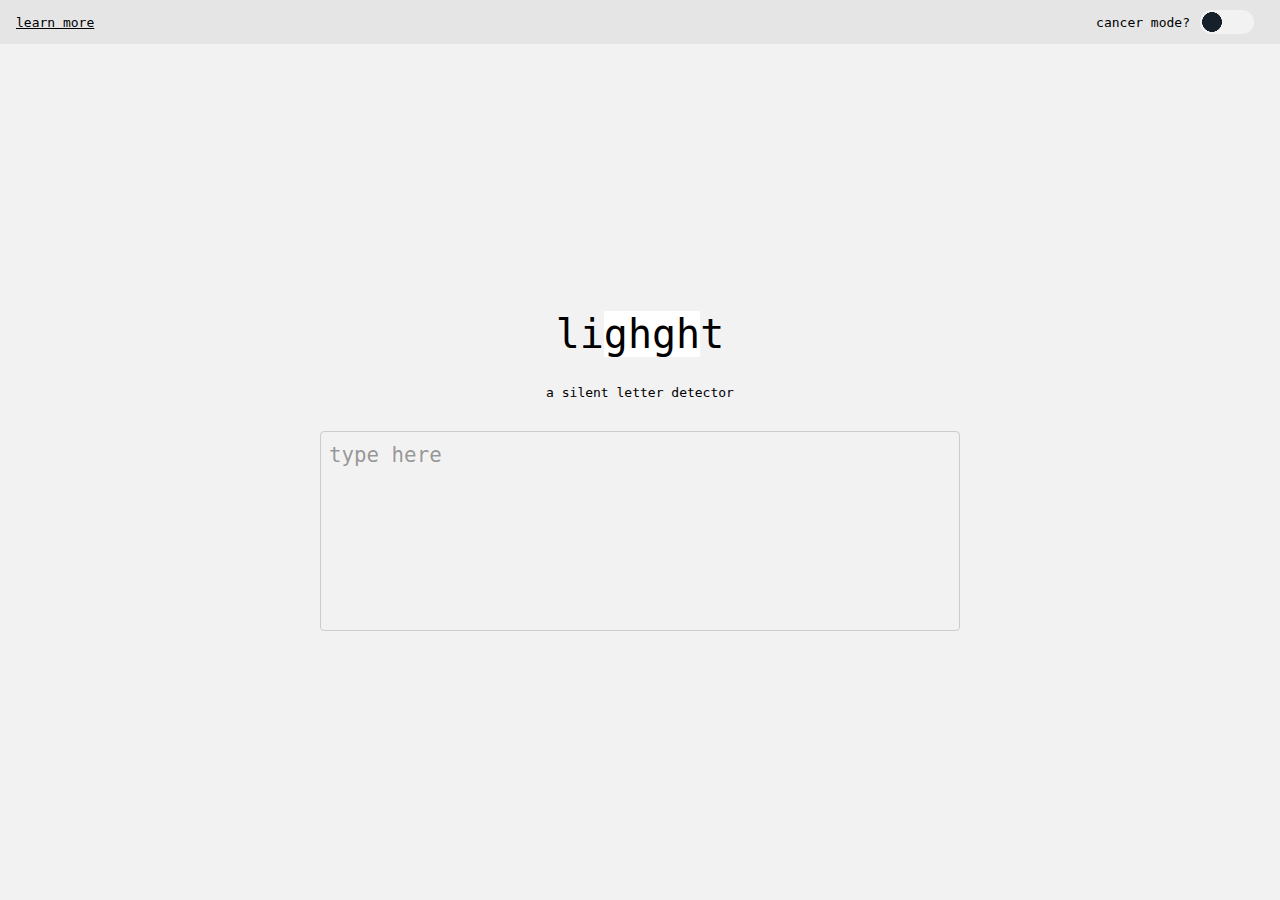
<file: index.html>
<!DOCTYPE html>
<html>
<head>
	<meta charset="utf-8">
	<meta name="viewport" content="width=device-width, initial-scale=1">
	<title>lighght</title>

	<meta name="description" content="A Silent Letter Detector">
	<meta property="og:image" content="[[Insert Absolute Path]]">

	<link href="css/style.css" rel="stylesheet">
	
	<script src="static/cancer.js"></script>
</head>

<body>

<header>
	<!--
	<label class="slider-option"><span>lighght mode?</span>
		<input id="lighght-mode" type="checkbox">
	</label>
	-->
	<inner-column>
		<ul class="topbar">
			<li>
				<a href="wikipedia-lighght.html">learn more</a>
			</li>
			<li>
				<label class="slider-option"><span>cancer mode?</span>
					<input id="cancer-mode" type="checkbox">
				</label>
			</li>
		</ul>
	</inner-column>
	
	
</header>

<main>
	<h1 class="loud-voice">li<span class='silent-letter-container'><span class='silent-letters'>gh</span><span class='silent-letters'>gh</span></span>t</h1>
	<p>a silent letter detector</p>
	
	<span id="textfield" contenteditable="true" data-placeholder="type here" spellcheck="false"></span>
</main>
	

<script src="static/silent-letters.js"></script>
<script>
	
	const textfield = document.querySelector('#textfield')
	let dict;

	function markSilentLetters(text, Module) {

		// get cursor position
		const cursorPosition = getCursorPosition();

		// Match words and whitespace/newline sequences separately
    	const wordsAndSpaces = text.match(/(\S+|\s+)/g);
		// Process only the words, leaving whitespace/newlines untouched
		const processedTokens = wordsAndSpaces.map(token => {
			if (/\S/.test(token)) {
				// Token is a token (non-whitespace), process it
				let marked_word = token;
				try {
					pronunciation = dict.find_phones(token);
					const prefix = "<span class='silent-letter-container'><span class='silent-letters'>";
					const suffix = "</span></span>";
					marked_word = Module.get_word_with_marked_silent_letters(token, pronunciation, prefix, suffix, false, "");

				}
				catch(error) {
					// console.error(token + " not found in dictionary.");
				}

				return marked_word; // Replace with your processing logic
			}
			// Token is whitespace/newline, leave it as is
			return token;
		});
    	// Recombine tokens to form the original structure
		textfield.innerHTML = processedTokens.join('');
		setCursorPosition(cursorPosition);
	}


	function getCursorPosition() {
		const selection = window.getSelection(); // wharever is selected...
		if (!selection.rangeCount) return null; // exit if nothing selected

		const range = selection.getRangeAt(0);
		const preCaretRange = range.cloneRange();
		preCaretRange.selectNodeContents(textfield);
		preCaretRange.setEnd(range.endContainer, range.endOffset);

		return preCaretRange.toString().length; // the cursor's character index
	}

	function setCursorPosition(position) {
		const selection = window.getSelection();
		const range = document.createRange();
		let charCount = 0;

		function traverseNodes(node) {
			if (node.nodeType === Node.TEXT_NODE) {
				const nextCharCount = charCount + node.textContent.length;
				if (position <= nextCharCount) {
				range.setStart(node, position - charCount);
				range.collapse(true);
				return true;
				}
				charCount = nextCharCount;
			} else {
				for (let i = 0; i < node.childNodes.length; i++) {
				if (traverseNodes(node.childNodes[i])) return true;
				}
			}
			return false;
		}

		traverseNodes(textfield);
		selection.removeAllRanges();
		selection.addRange(range);
	}



	const cancerMode = document.querySelector('#cancer-mode');
	const lighghtMode = document.querySelector('#lighght-mode');

	let intervalID;
	cancerMode.addEventListener('change', (event) => {
		if (cancerMode.checked) {
			intervalID = cancerInterval(10, 300);
		}
		else{
			clearInterval(intervalID);
		}
	})

	// Initialize the WebAssembly module
	Module().then((Module) => {
		console.log("module initialized")

		// Create an instance of CMU_Dict
		dict = new Module.CMU_Dict();
		console.log("dictionary initialized")

		textfield.addEventListener('input', (event) => {
			if(textfield.innerText.trim().length > 0) {
				markSilentLetters(textfield.innerText, Module);
			}
			else{
				textfield.innerHTML = "";
			}

			/**
			// cancer mode
			if(lighghtMode.checked) {
				$silentLetters = textfield.querySelectorAll('.silent-letters');
				$silentLetters.forEach((span) => {
					const clone = span.cloneNode(true);
					span.parentNode.insertBefore(clone, span.nextSibling)
				})
			}
			*/
			
			
		})

		
	

		
  });
</script>
</body>

</html>
</file>
<file: css/style.css>
@import 'reset.css';
@import 'setup.css';

:root {
	--neutral-0: 		#FFFFFF;
	--neutral-20:		#FAFAFA;
	--neutral-30:		#F7F7F7;
	--neutral-50:		#F2F2F2;
	--neutral-100:		#E5E5E5;
	--neutral-200: 	#CCCCCC;
	--neutral-300: 	#B2B2B2;
	--neutral-400: 	#999999;
	--neutral-500:		#808080;
	--neutral-600:		#666666;
	--neutral-700:		#4D4D4D;
	--neutral-800:		#333333;
	--neutral-900:		#1A1A1A;
	--neutral-1000:	#000000;

	--bg-color: var(--neutral-50);
	--border: var(--neutral-700);
	--green: #E0FFDD;
}

body {
	background-color: var(--bg-color);
	min-height: 100vh;
	font-family: monospace;
	display: flex;
	flex-direction: column;
}

inner-column {
	padding-inline: 1rem;
	max-width: 1600px;
	margin-inline: auto;
}

header {
	background-color: var(--neutral-100);
}
.topbar {
	display: flex;
	justify-content: space-between;
	align-items: center;
}

main {
	min-height: 100%;
	flex-grow: 2;
	display: flex;
	flex-direction: column;
	gap: 2rem;
	justify-content: center;
	align-items: center;
}

.silent-letters {
	background-color: white;
	cursor: pointer;
}

#textfield {
	display: inline-block;
	font-family: monospace;
	font-size: 1.3rem;
	line-height: 1.5;

	width: max(50vw, 350px);
	min-height: max(20vh, 200px);

	padding: 8px;
	/* weirdly, this *needs* to be inline-block and not block for new-lines to work correctly   */
	border: 1px solid #ccc;
	border-radius: 4px;
	white-space: pre-wrap; /* preserve spaces and newlines */
	word-wrap: break-word; /* for long words */
	overflow-y: auto;
	/* resize: vertical; */

}

#textfield:focus {
	/* border:  */
}

#textfield:empty::before {
	content: attr(data-placeholder);
	color: #00000066;
}

.slider-option{
	display: flex;
	align-items: center;

	input[type="checkbox"] {
		--s: 20px; /* adjust this to control the size*/
		
		--_g: radial-gradient(calc(var(--s)/2),#15202a 96%,#0000); /* the color of the circle here */
		height: var(--s);
		aspect-ratio: 2.5;
		width: auto; /* some browsers need this */
		border-radius: var(--s);
		padding: calc(var(--s)/10);
		margin: calc(var(--s)/2);
		display: grid;
		cursor: pointer;
		background: var(--neutral-50); /* the red color */
		box-sizing: content-box;
		overflow: hidden;
		transition: .3s .1s;
		-webkit-appearance: none;
		-moz-appearance: none;
		appearance: none;
	}
	 input[type="checkbox"]:before,
	 input[type="checkbox"]:after{
		content: "";
		grid-area: 1/1;
		transition: .3s;
		background: var(--_g) var(--_p,0%)/var(--s) 100% no-repeat;
	}
	 input[type="checkbox"]:checked {
		/* background-color: var(--green); */
		--_p: 100%;
	}
}

/* from https://codepen.io/t_afif/pen/rNpJaZY */


.loud-voice {
	font-size: 2.5rem;
}
</file>
